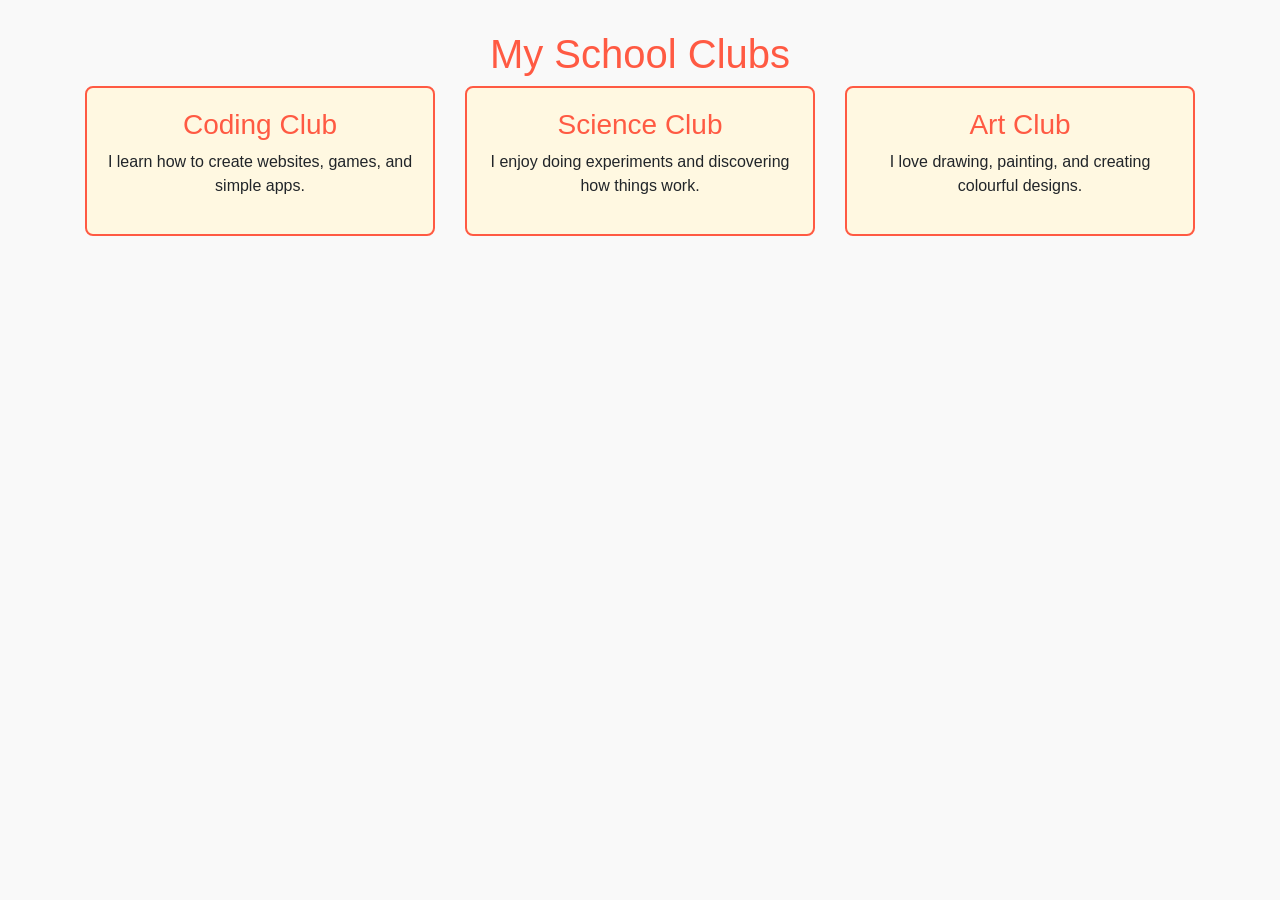
<file: ACP 13/index.html>
<!DOCTYPE html>
<html>

<head>
    <title>School Club Website</title>
    <meta charset="utf-8">
    <meta name="viewport" content="width=device-width, initial-scale=1">
    <!-- Bootstrap CSS link -->
    <link rel="stylesheet" href="https://maxcdn.bootstrapcdn.com/bootstrap/4.3.1/css/bootstrap.min.css">
    <style>
        body {
            background-color: #f9f9f9;
            font-family: Arial, sans-serif;
            padding: 30px 15px;
        }

        h1 {
            text-align: center;
            color: #FF5A43;
        }

        .club-card {
            text-align: center;
            border: 2px solid #FF5A43;
            border-radius: 8px;
            padding: 20px;
            margin-bottom: 20px;
            background-color: #fff8e1;
        }

        .club-card h3 {
            color: #FF5A43;
        }
    </style>
</head>

<body>
    <h1>My School Clubs</h1>

    <!-- Container keeps the layout neat and centred -->
    <div class="container">
        <!-- Row holds all the columns in one horizontal line -->
        <div class="row">
            <!-- col-12: full width on phones
                 col-md-6: half width on tablets
                 col-lg-4: one-third on desktops -->
            <div class="col-12 col-md-6 col-lg-4">
                <div class="club-card">
                    <h3>Coding Club</h3>
                    <p>I learn how to create websites, games, and simple apps.</p>
                </div>
            </div>
            <div class="col-12 col-md-6 col-lg-4">
                <div class="club-card">
                    <h3>Science Club</h3>
                    <p>I enjoy doing experiments and discovering how things work.</p>
                </div>
            </div>
            <div class="col-12 col-md-12 col-lg-4">
                <div class="club-card">
                    <h3>Art Club</h3>
                    <p>I love drawing, painting, and creating colourful designs.</p>
                </div>
            </div>
        </div>
    </div>

    <!-- Bootstrap JS script -->
    <script src="https://maxcdn.bootstrapcdn.com/bootstrap/4.3.1/js/bootstrap.min.js"></script>
</body>

</html>
</file>
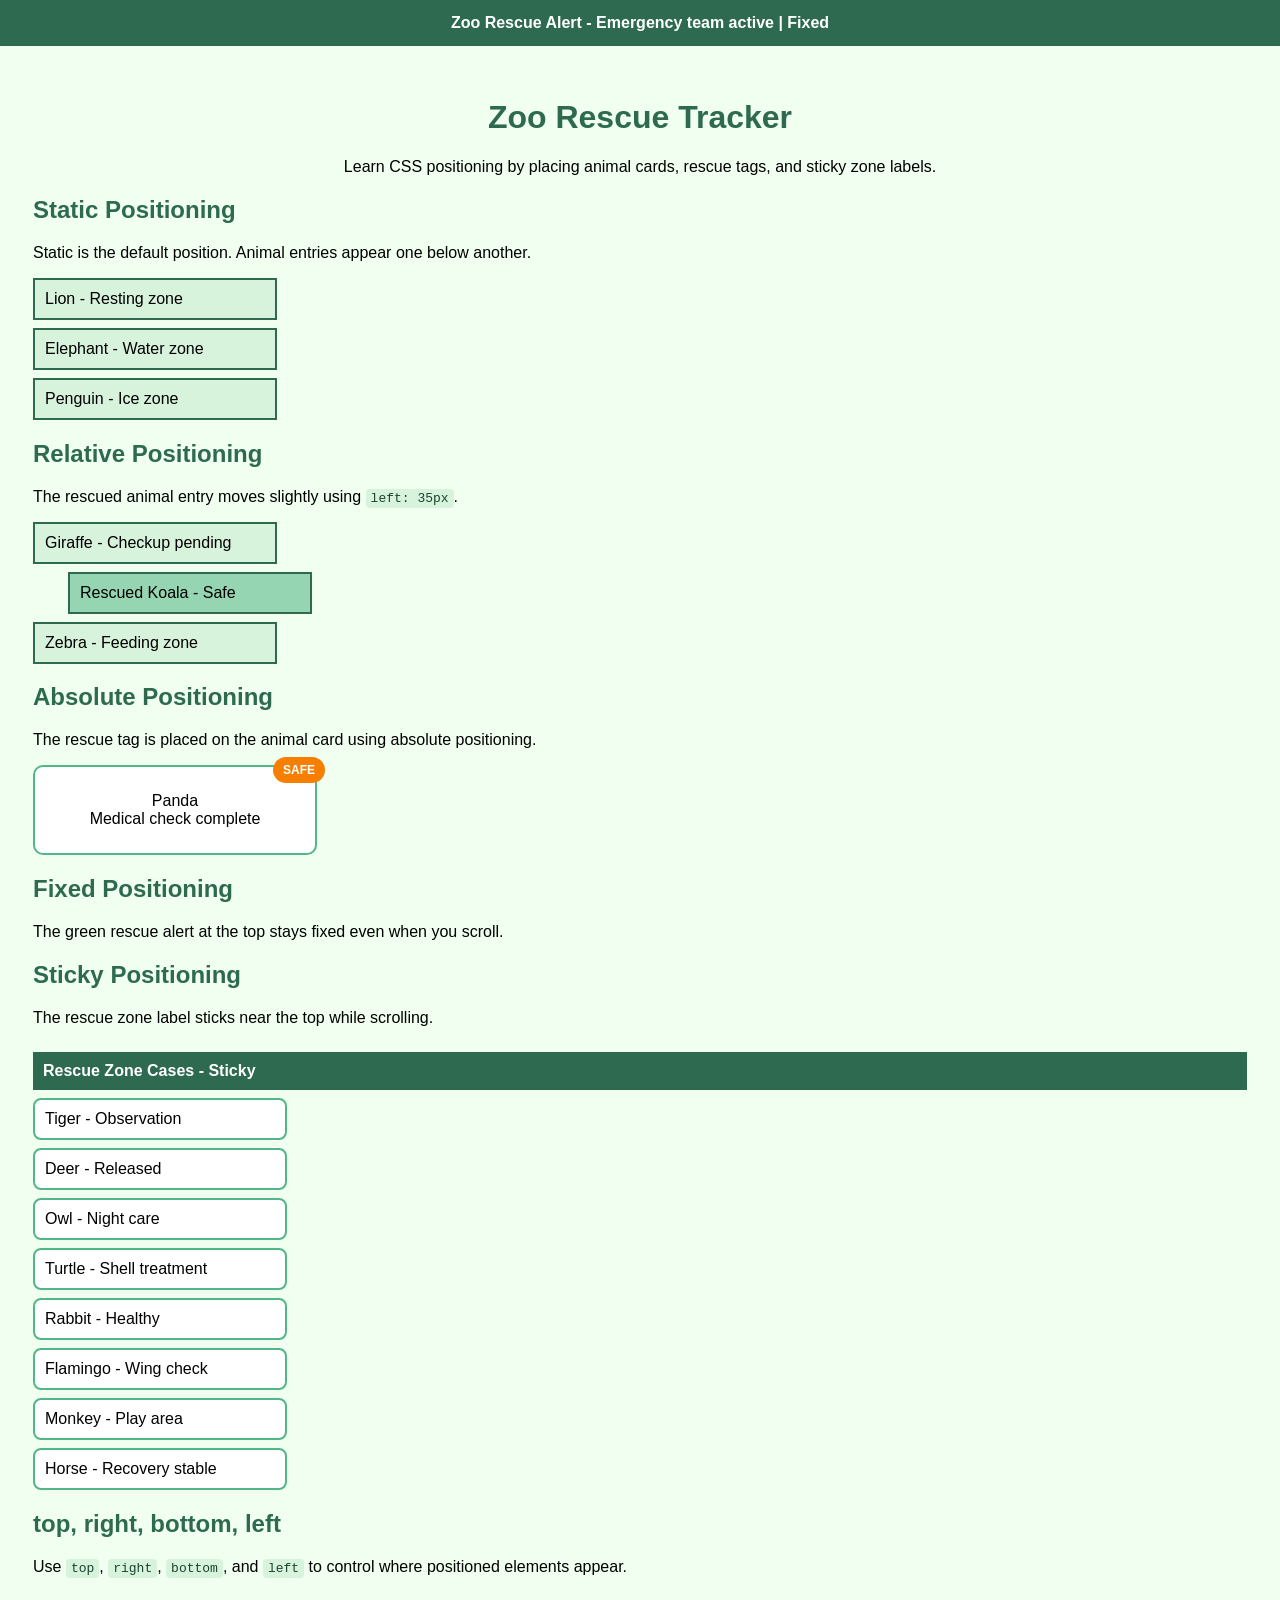
<file: ACP12/zoo_rescue_tracker/index.html>
<!DOCTYPE html>
<html lang="en">

<head>
    <meta charset="UTF-8" />
    <meta name="viewport" content="width=device-width, initial-scale=1.0" />
    <title>Zoo Rescue Tracker</title>
    <style>
        body {
            font-family: Arial, sans-serif;
            background: #f1fff0;
            padding: 25px;
            padding-top: 70px;
            min-height: 1200px;
        }

        h1,
        h2 {
            color: #2d6a4f;
        }

        h1 {
            text-align: center;
        }

        .alert {
            position: fixed;
            top: 0;
            left: 0;
            right: 0;
            background: #2d6a4f;
            color: white;
            padding: 14px;
            text-align: center;
            font-weight: bold;
            z-index: 10;
        }

        .animal {
            background: #d8f3dc;
            border: 2px solid #2d6a4f;
            padding: 10px;
            margin: 8px 0;
            width: 220px;
        }

        .moved {
            position: relative;
            left: 35px;
            background: #95d5b2;
        }

        .card {
            position: relative;
            background: white;
            border: 2px solid #52b788;
            border-radius: 10px;
            padding: 25px;
            width: 230px;
            text-align: center;
        }

        .tag {
            position: absolute;
            top: -10px;
            right: -10px;
            background: #f77f00;
            color: white;
            padding: 6px 10px;
            border-radius: 20px;
            font-size: 12px;
            font-weight: bold;
        }

        .zone {
            position: sticky;
            top: 50px;
            background: #2d6a4f;
            color: white;
            padding: 10px;
            margin-top: 25px;
            font-weight: bold;
        }

        .case {
            background: white;
            border: 2px solid #52b788;
            padding: 10px;
            margin: 8px 0;
            width: 230px;
            border-radius: 8px;
        }

        code {
            background: #d8f3dc;
            color: #1b4332;
            padding: 2px 5px;
            border-radius: 4px;
        }
    </style>
</head>

<body>
    <div class="alert">Zoo Rescue Alert - Emergency team active | Fixed</div>
    <h1>Zoo Rescue Tracker</h1>
    <p style="text-align:center;">Learn CSS positioning by placing animal cards, rescue tags, and sticky zone labels.
    </p>

    <h2>Static Positioning</h2>
    <p>Static is the default position. Animal entries appear one below another.</p>
    <div class="animal">Lion - Resting zone</div>
    <div class="animal">Elephant - Water zone</div>
    <div class="animal">Penguin - Ice zone</div>

    <h2>Relative Positioning</h2>
    <p>The rescued animal entry moves slightly using <code>left: 35px</code>.</p>
    <div class="animal">Giraffe - Checkup pending</div>
    <div class="animal moved">Rescued Koala - Safe</div>
    <div class="animal">Zebra - Feeding zone</div>

    <h2>Absolute Positioning</h2>
    <p>The rescue tag is placed on the animal card using absolute positioning.</p>
    <div class="card">
        Panda<br />
        Medical check complete
        <div class="tag">SAFE</div>
    </div>

    <h2>Fixed Positioning</h2>
    <p>The green rescue alert at the top stays fixed even when you scroll.</p>

    <h2>Sticky Positioning</h2>
    <p>The rescue zone label sticks near the top while scrolling.</p>
    <div class="zone">Rescue Zone Cases - Sticky</div>
    <div class="case">Tiger - Observation</div>
    <div class="case">Deer - Released</div>
    <div class="case">Owl - Night care</div>
    <div class="case">Turtle - Shell treatment</div>
    <div class="case">Rabbit - Healthy</div>
    <div class="case">Flamingo - Wing check</div>
    <div class="case">Monkey - Play area</div>
    <div class="case">Horse - Recovery stable</div>

    <h2>top, right, bottom, left</h2>
    <p>Use <code>top</code>, <code>right</code>, <code>bottom</code>, and <code>left</code> to control where positioned
        elements appear.</p>
</body>

</html>
</file>
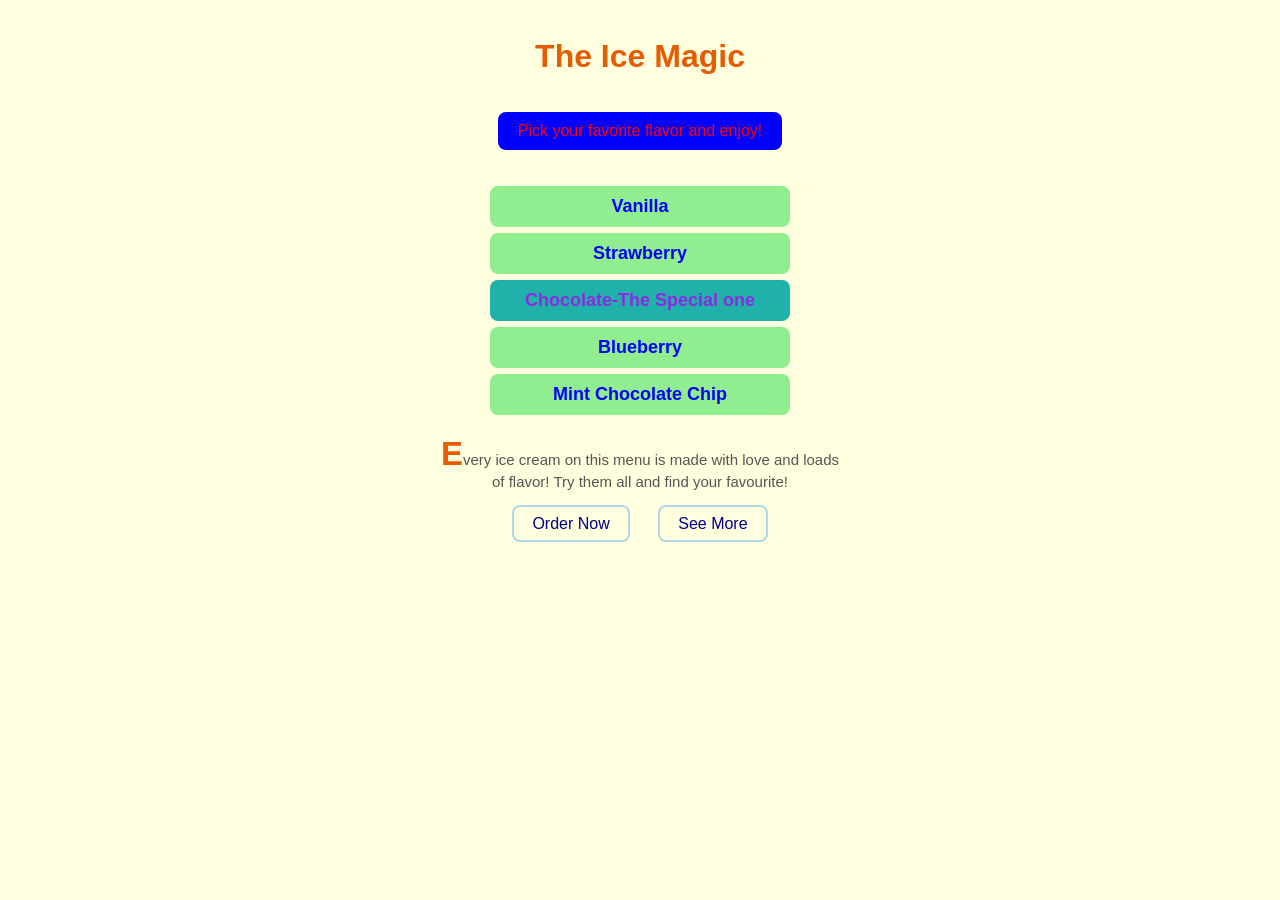
<file: ACP  10 Selectors/My Ice Cream Shop Menu .html>
<html>

<head>
    <title>My Ice Cream Shop</title>
    <style>
        body {
            font-family: Arial;
            background-color: lightyellow;
            padding: 30px;
            text-align: center;
        }

        h1 {
            color: #e65c00;
        }

        /* Sibling Selector - styles the paragraph right after the h1 */
        h1+p {
            background-color: Blue;
            padding: 10px 20px;
            border-radius: 8px;
            color: red;
            display: inline-block;

        }

        ul {
            padding: 0;
            margin-top: 20px;
        }

        /* Child Selector - styles only direct li children of ul */
        ul>li {
            list-style: none;
            font-size: 18px;
            font-weight: bold;
            color: blue;
            padding: 10px 20px;
            margin: 6px auto;
            width: 260px;
            background-color: lightgreen;
            border-radius: 8px;
        }

        /* nth child - highlights the 3rd item as Chef`s Special */
        ul>li:nth-child(3) {
            background-color: lightseagreen;
            color: blueviolet;
        }

        .desc {
            color: #555;
            margin-top: 20px;
            font-size: 15px;
            max-width: 400px;
            margin-left: auto;
            margin-right: auto;
        }

        /* first-letter - makes the first letter big and bold */
        .desc::first-letter {
            font-size: 220%;
            color: #e65c00;
            font-weight: bold;
        }

        .links {
            margin-top: 25px
        }

        /* Hover Effect - links glow when mousw  moves over them */
        a {
            color: darkblue;
            text-decoration: none;
            font: size 15px;
            margin: 0 12px;
            padding: 8px 18px;
            border: 2px solid LightBlue;
            border-radius: 8px;

        }

        a:hover {
            background-color: orange;
            color: white;

        }
    </style>

</head>


<body>
    <h1>The Ice Magic</h1>
    <p>Pick your favorite flavor and enjoy!</p>

    <ul>
        <li>Vanilla</li>
        <li>Strawberry </li>
        <li>Chocolate-The Special one</li>
        <li>Blueberry</li>
        <li>Mint Chocolate Chip</li>
    </ul>

    <p class="desc">Every ice cream on this menu is made with love and loads of flavor! Try them all and find your favourite!</p>

    <div class="links">
        <a href="#">Order Now</a>
        <a href="#">See More</a>
    </div>
</body>

</html>
</file>
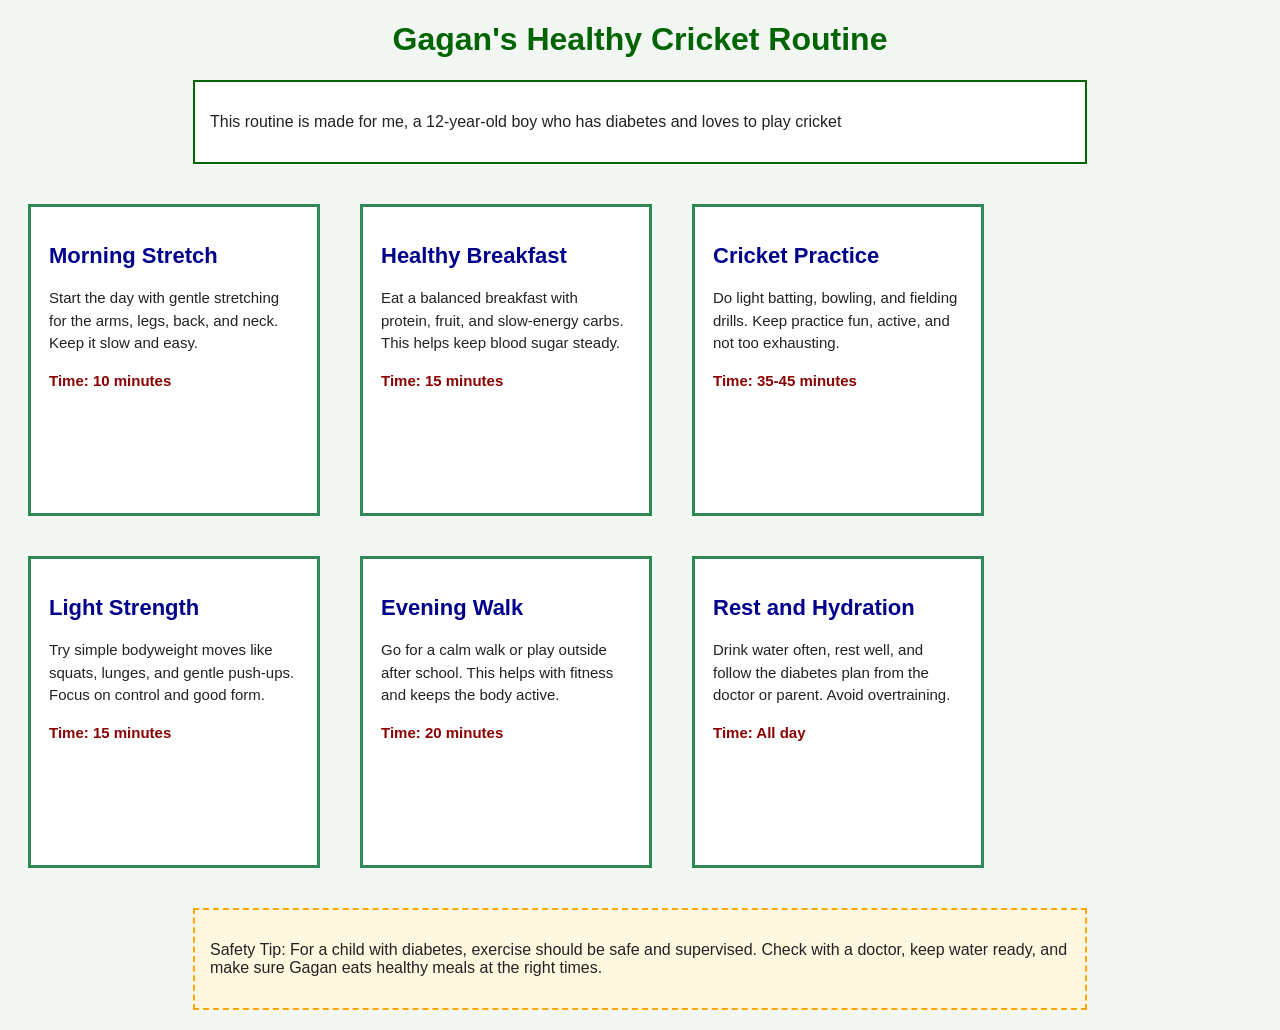
<file: ACP11 BOX model/Activity.html>
<!DOCTYPE html>
<html>

<head>
    <title>Gagan's Healthy Cricket Routine</title>

    <style>
        body {
            font-family: Arial, sans-serif;
            background-color: #f2f7f4;
            color: #222222;
        }

        h1 {
            text-align: center;
            color: darkgreen;
        }

        .intro {
            width: 860px;
            margin: 20px auto;
            padding: 15px;
            border: 2px solid darkgreen;
            background-color: #ffffff;
        }

        .routine-card {
            width: 250px;
            height: 270px;
            float: left;
            margin: 20px;
            padding: 18px;
            border: 3px solid seagreen;
            background-color: #ffffff;
        }

        .routine-card h2 {
            color: darkblue;
            font-size: 22px;
        }

        .routine-card p {
            font-size: 15px;
            line-height: 1.5;
        }

        .time {
            color: darkred;
            font-weight: bold;
        }

        .clear-section {
            clear: both;
        }

        .note {
            width: 860px;
            margin: 20px auto;
            padding: 15px;
            border: 2px dashed orange;
            background-color: #fff8e1;
        }
    </style>
</head>

<body>

    <h1>Gagan's Healthy Cricket Routine</h1>

    <div class="intro">
        <p>
            This routine is made for me, a 12-year-old boy who has diabetes and loves to play cricket
        </p>
    </div>

    <div class="routine-card">
        <h2>Morning Stretch</h2>
        <p>
            Start the day with gentle stretching for the arms, legs, back, and neck. Keep it slow and easy.
        </p>
        <p class="time">Time: 10 minutes</p>
    </div>

    <div class="routine-card">
        <h2>Healthy Breakfast</h2>
        <p>
            Eat a balanced breakfast with protein, fruit, and slow-energy carbs. This helps keep blood sugar steady.
        </p>
        <p class="time">Time: 15 minutes</p>
    </div>

    <div class="routine-card">
        <h2>Cricket Practice</h2>
        <p>
            Do light batting, bowling, and fielding drills. Keep practice fun, active, and not too exhausting.
        </p>
        <p class="time">Time: 35-45 minutes</p>
    </div>

    <div class="clear-section"></div>

    <div class="routine-card">
        <h2>Light Strength</h2>
        <p>
            Try simple bodyweight moves like squats, lunges, and gentle push-ups. Focus on control and good form.
        </p>
        <p class="time">Time: 15 minutes</p>
    </div>

    <div class="routine-card">
        <h2>Evening Walk</h2>
        <p>
            Go for a calm walk or play outside after school. This helps with fitness and keeps the body active.
        </p>
        <p class="time">Time: 20 minutes</p>
    </div>

    <div class="routine-card">
        <h2>Rest and Hydration</h2>
        <p>
            Drink water often, rest well, and follow the diabetes plan from the doctor or parent. Avoid overtraining.
        </p>
        <p class="time">Time: All day</p>
    </div>

    <div class="clear-section"></div>

    <div class="note">
        <p>
            Safety Tip: For a child with diabetes, exercise should be safe and supervised. Check with a doctor,
            keep water ready, and make sure Gagan eats healthy meals at the right times.
        </p>
    </div>

</body>

</html>
</file>
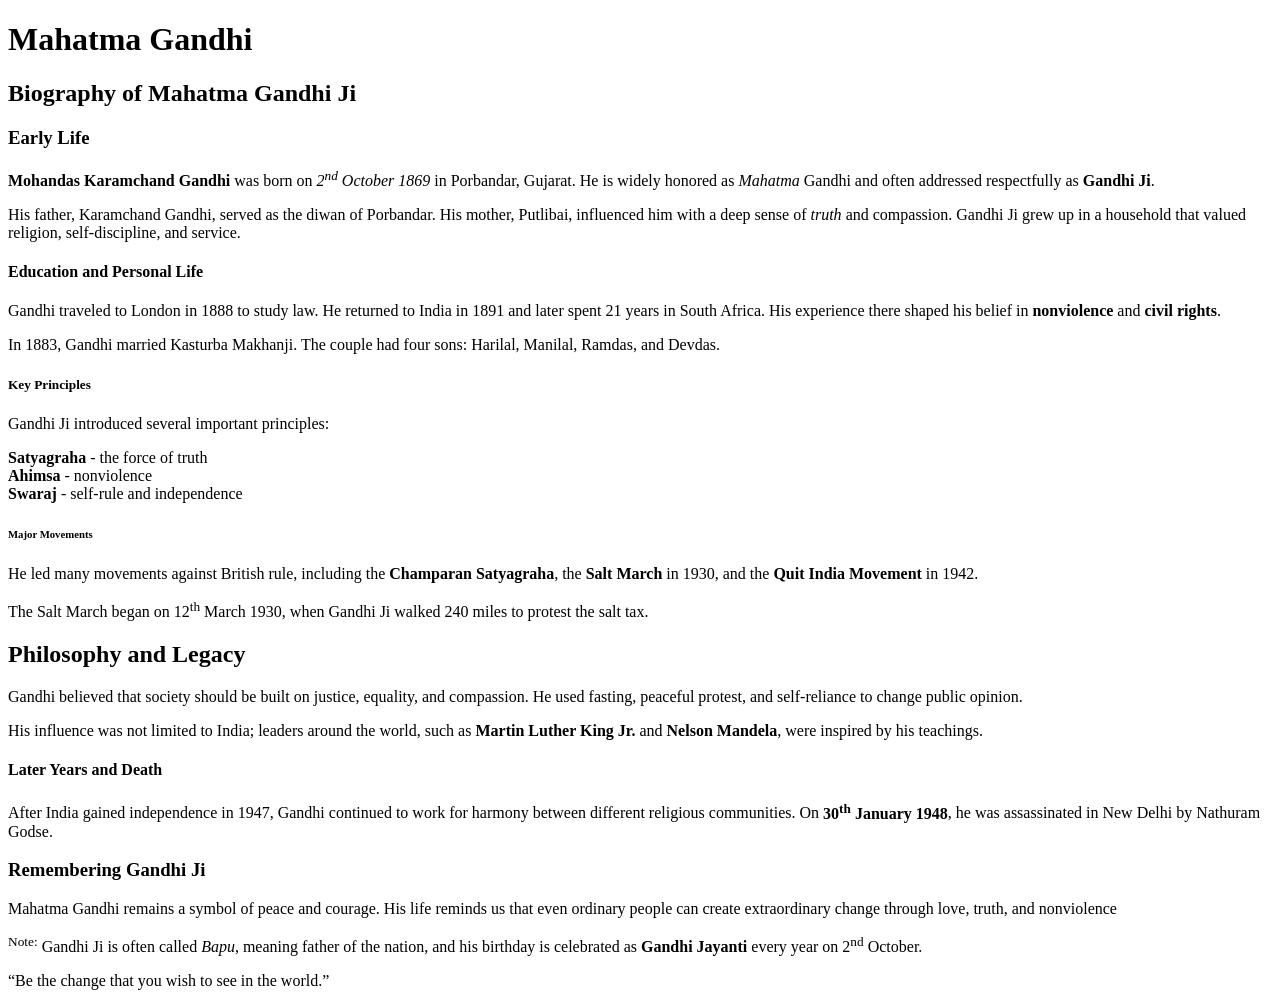
<file: ACP2/ACP2.html>
<!DOCTYPE html>
<html lang="en">

<head>
    <meta charset="UTF-8">
    <meta name="viewport" content="width=device-width, initial-scale=1.0">
    <title>Mahatma Gandhi Biography</title>
</head>

<body>
    <h1>Mahatma Gandhi</h1>
    <h2>Biography of Mahatma Gandhi Ji</h2>

    <h3>Early Life</h3>
    <p>
        <b>Mohandas Karamchand Gandhi</b> was born on <em>2<sup>nd</sup> October 1869</em> in Porbandar, Gujarat.
        He is widely honored as <i>Mahatma</i> Gandhi and often addressed respectfully as <b>Gandhi Ji</b>.
    </p>
    <p>
        His father, Karamchand Gandhi, served as the diwan of Porbandar. His mother, Putlibai, influenced him with a
        deep sense of
        <em>truth</em> and compassion. Gandhi Ji grew up in a household that valued religion, self-discipline, and
        service.
    </p>

    <h4>Education and Personal Life</h4>
    <p>
        Gandhi traveled to London in 1888 to study law. He returned to India in 1891 and later spent 21 years in South
        Africa.
        His experience there shaped his belief in <b>nonviolence</b> and <b>civil rights</b>.
    </p>
    <p>
        In 1883, Gandhi married Kasturba Makhanji. The couple had four sons: Harilal, Manilal, Ramdas, and Devdas.
    </p>

    <h5>Key Principles</h5>
    <p>
        Gandhi Ji introduced several important principles:
    </p>
    <p>
        <b>Satyagraha</b> - the force of truth<br>
        <b>Ahimsa</b> - nonviolence<br>
        <b>Swaraj</b> - self-rule and independence
    </p>

    <h6>Major Movements</h6>
    <p>
        He led many movements against British rule, including the <b>Champaran Satyagraha</b>, the
        <b>Salt March</b> in 1930, and the <b>Quit India Movement</b> in 1942.
    </p>
    <p>
        The Salt March began on 12<sup>th</sup> March 1930, when Gandhi Ji walked 240 miles to protest the salt tax.
    </p>

    <h2>Philosophy and Legacy</h2>
    <p>
        Gandhi believed that society should be built on justice, equality, and compassion. He used fasting, peaceful
        protest, and
        self-reliance to change public opinion.
    </p>
    <p>
        His influence was not limited to India; leaders around the world, such as <b>Martin Luther King Jr.</b> and
        <b>Nelson Mandela</b>, were inspired by his teachings.
    </p>

    <h4>Later Years and Death</h4>
    <p>
        After India gained independence in 1947, Gandhi continued to work for harmony between different religious
        communities.
        On <b>30<sup>th</sup> January 1948</b>, he was assassinated in New Delhi by Nathuram Godse.
    </p>

    <h3>Remembering Gandhi Ji</h3>
    <p>
        Mahatma Gandhi remains a symbol of peace and courage. His life reminds us that even ordinary people can create
        extraordinary change through love, truth, and nonviolence
    </p>

    <p>
        <sup>Note:</sup> Gandhi Ji is often called <em>Bapu</em>, meaning father of the nation, and his birthday is
        celebrated as
        <b>Gandhi Jayanti</b> every year on 2<sup>nd</sup> October.
    </p>
    <q>Be the change that you wish to see in the world.</q>
    </p>
</body>

</html>
</file>
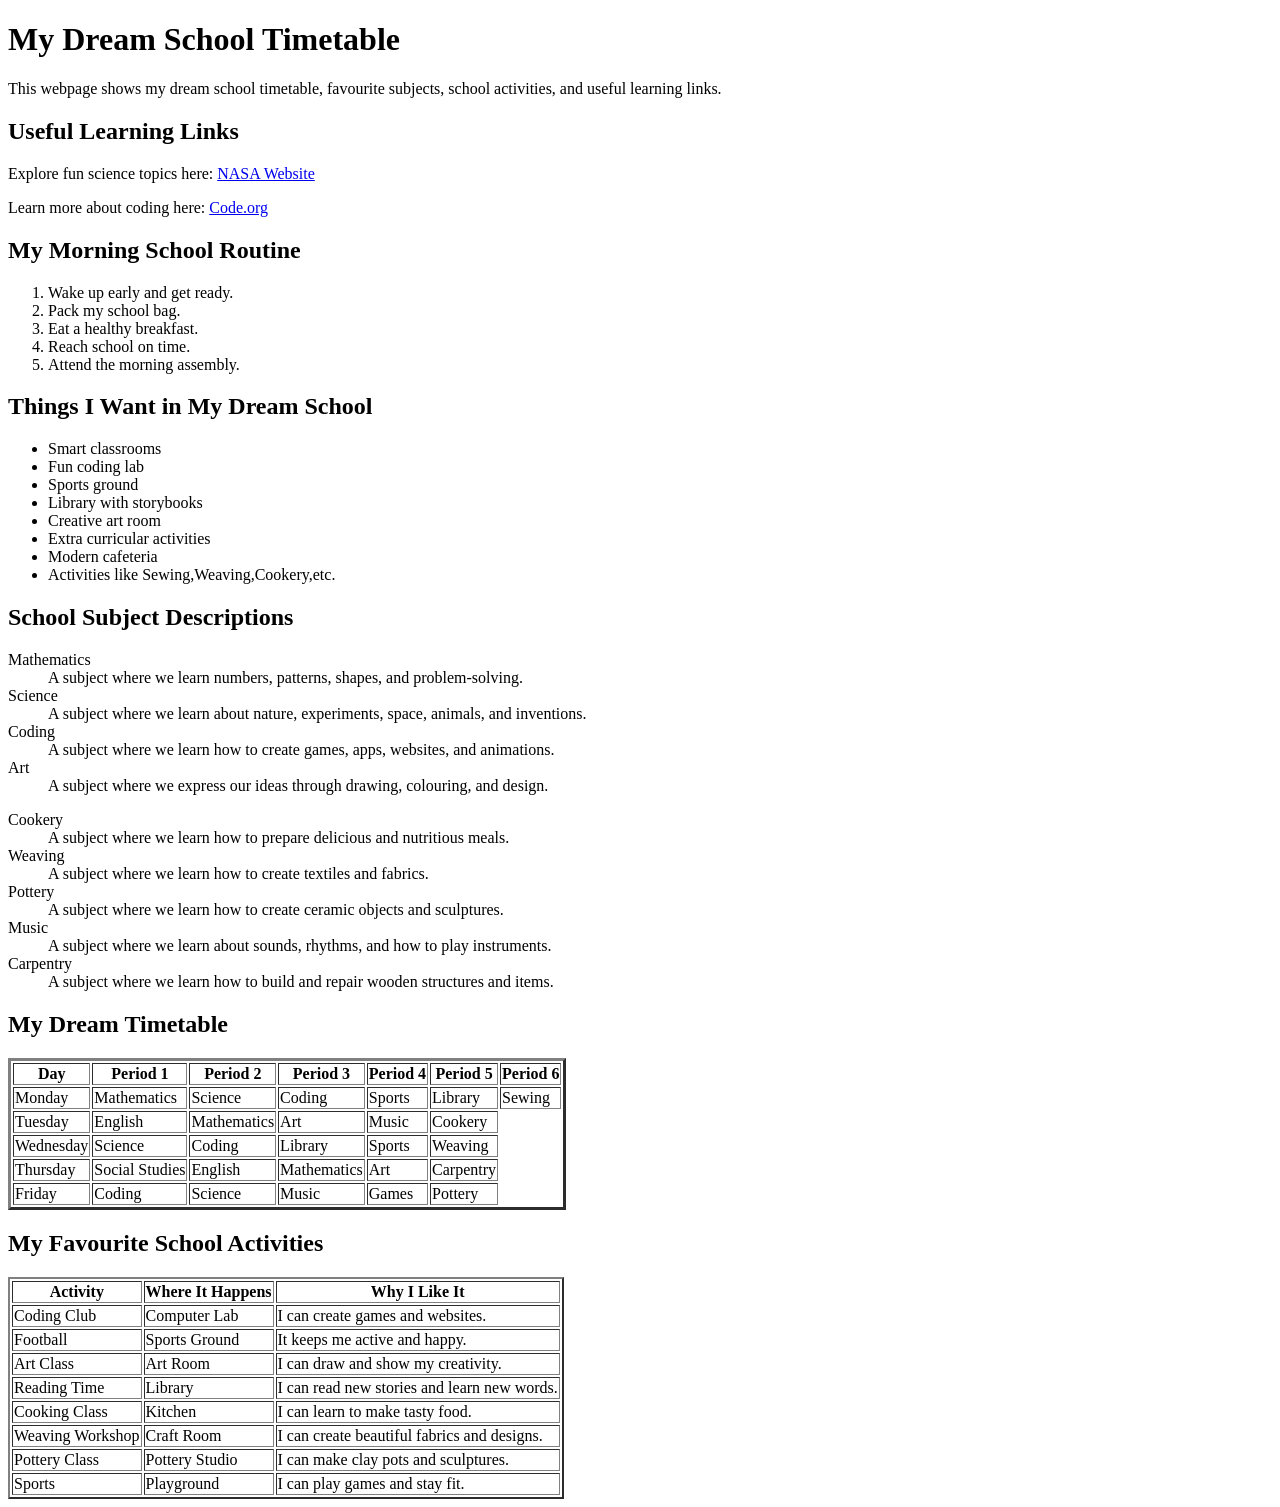
<file: ACP3/acp3.html>
<!DOCTYPE html>
<html>
<head>
  <meta charset="utf-8">
  <meta name="viewport" content="width=device-width">
  <title>My Dream School Timetable</title>
</head>
<body>
 
  <h1>My Dream School Timetable</h1>
 
  <p>
    This webpage shows my dream school timetable, favourite subjects, school activities,
    and useful learning links.
  </p>
 
  <h2>Useful Learning Links</h2>
 
  <p>
    Explore fun science topics here:
    <a href="https://www.nasa.gov/" target="_blank">NASA Website</a>
  </p>
 
  <p>
    Learn more about coding here:
    <a href="https://code.org/" target="_blank">Code.org</a>
  </p>
 
  <h2>My Morning School Routine</h2>
 
  <ol>
    <li>Wake up early and get ready.</li>
    <li>Pack my school bag.</li>
    <li>Eat a healthy breakfast.</li>
    <li>Reach school on time.</li>
    <li>Attend the morning assembly.</li>
  </ol>
 
  <h2>Things I Want in My Dream School</h2>
 
  <ul>
    <li>Smart classrooms</li>
    <li>Fun coding lab</li>
    <li>Sports ground</li>
    <li>Library with storybooks</li>
    <li>Creative art room</li>
    <li>Extra curricular activities</li>
    <li>Modern cafeteria</li>
     <li>Activities like Sewing,Weaving,Cookery,etc.</li>
  </ul>
 
  <h2>School Subject Descriptions</h2>
 
  <dl>
    <dt>Mathematics</dt>
    <dd>A subject where we learn numbers, patterns, shapes, and problem-solving.</dd>
 
    <dt>Science</dt>
    <dd>A subject where we learn about nature, experiments, space, animals, and inventions.</dd>
 
    <dt>Coding</dt>
    <dd>A subject where we learn how to create games, apps, websites, and animations.</dd>
 
    <dt>Art</dt>
    <dd>A subject where we express our ideas through drawing, colouring, and design.</dd>
  </dl>
  <dt>Cookery</dt>
  <dd>A subject where we learn how to prepare delicious and nutritious meals.</dd>
   
  <dt>Weaving</dt>
  <dd>A subject where we learn how to create textiles and fabrics.</dd>
   
  <dt>Pottery</dt>
  <dd>A subject where we learn how to create ceramic objects and sculptures.</dd>
   <dt>Music</dt>
   <dd>A subject where we learn about sounds, rhythms, and how to play instruments.</dd>

   <dt>Carpentry</dt>
   <dd>A subject where we learn how to build and repair wooden structures and items.</dd>

  <h2>My Dream Timetable</h2>
 
  <table border="3">
    <tr>
      <th>Day</th>
      <th>Period 1</th>
      <th>Period 2</th>
      <th>Period 3</th>
      <th>Period 4</th>
      <th>Period 5</th>
      <th>Period 6</th>
      
    </tr>
 
    <tr>
      <td>Monday</td>
      <td>Mathematics</td>
      <td>Science</td>
      <td>Coding</td>
      <td>Sports</td>
      <td>Library</td>
      <td>Sewing</td>
    </tr>
 
    <tr>
      <td>Tuesday</td>
      <td>English</td>
      <td>Mathematics</td>
      <td>Art</td>
      <td>Music</td>
        <td>Cookery</td>

    </tr>
 
    <tr>
      <td>Wednesday</td>
      <td>Science</td>
      <td>Coding</td>
      <td>Library</td>
      <td>Sports</td>
      <td>Weaving</td>
    </tr>
 
    <tr>
      <td>Thursday</td>
      <td>Social Studies</td>
      <td>English</td>
      <td>Mathematics</td>
      <td>Art</td>
      <td>Carpentry</td>
    </tr>
 
    <tr>
      <td>Friday</td>
      <td>Coding</td>
      <td>Science</td>
      <td>Music</td>
      <td>Games</td>
      <td>Pottery</td>
    </tr>
  </table>
 
  <h2>My Favourite School Activities</h2>
 
  <table border="2">
    <tr>
      <th>Activity</th>
      <th>Where It Happens</th>
      <th>Why I Like It</th>
    </tr>
 
    <tr>
      <td>Coding Club</td>
      <td>Computer Lab</td>
      <td>I can create games and websites.</td>
    </tr>
 
    <tr>
      <td>Football</td>
      <td>Sports Ground</td>
      <td>It keeps me active and happy.</td>
    </tr>
 
    <tr>
      <td>Art Class</td>
      <td>Art Room</td>
      <td>I can draw and show my creativity.</td>
    </tr>
 
    <tr>
      <td>Reading Time</td>
      <td>Library</td>
      <td>I can read new stories and learn new words.</td>
    </tr>

    <tr>
      <td>Cooking Class</td>
      <td>Kitchen</td>
      <td>I can learn to make tasty food.</td>
    </tr>

    <tr>
        <td>Weaving Workshop</td>
        <td>Craft Room</td>
        <td>I can create beautiful fabrics and designs.</td>
    </tr>

    <tr>
        <td>Pottery Class</td>
        <td>Pottery Studio</td>
        <td>I can make clay pots and sculptures.</td>

     </tr>
     <tr>
     <td>Sports</td>
        <td>Playground</td>
            <td>I can play games and stay fit.</td>
     </tr>

  </table>
 
</body>
</html>
</file>
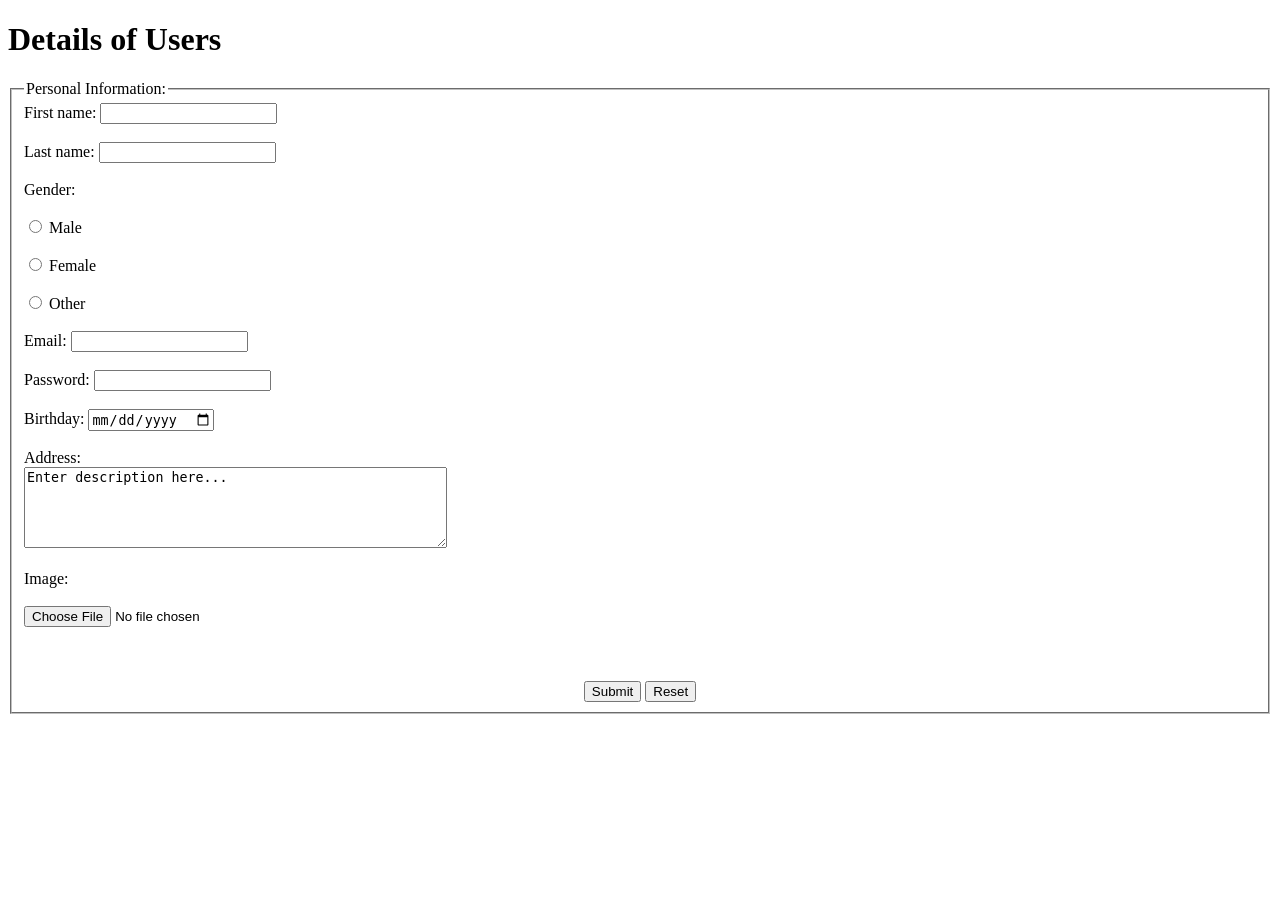
<file: ACP6/Activity 1.html>
<!DOCTYPE html>

<html>

<body>

    <h1>Details of Users</h1>

    <form>
        <fieldset>
            <legend>Personal Information:</legend>
            <label>First name:</label>
            <input type="text" id="fname" name="fname"><br><br>
            <label>Last name:</label>
            <input type="text" id="lname" name="lname"><br><br>
            <label>Gender:</label><br><br>
            <input type="radio" name="subject" value="Male"> Male<br><br>
            <input type="radio" name="subject" value="Female"> Female<br><br>
            <input type="radio" name="subject" value="Other"> Other<br><br>
            <label for="email">Email:</label>
            <input type="email" id="email" name="email"><br><br>
            <label for="email">Password:</label>
            <input type="password" name="password"><br><br>
            <label for="birthday">Birthday:</label>
            <input type="date" id="birthday" name="birthday"><br><br>
            <label for="email">Address:</label><br />
            <textarea rows="5" cols="50" name="description">Enter description here...</textarea><br><br>
            <label for="email">Image:</label><br><br>
            <input type="file" name="fileupload" accept="image/*" /><br><br><br><br>
            <center>
                <input type="submit" name="submit" value="Submit" />
                <input type="reset" name="reset" value="Reset" />
            </center>
        </fieldset>
    </form>

</body>

</html>
</file>
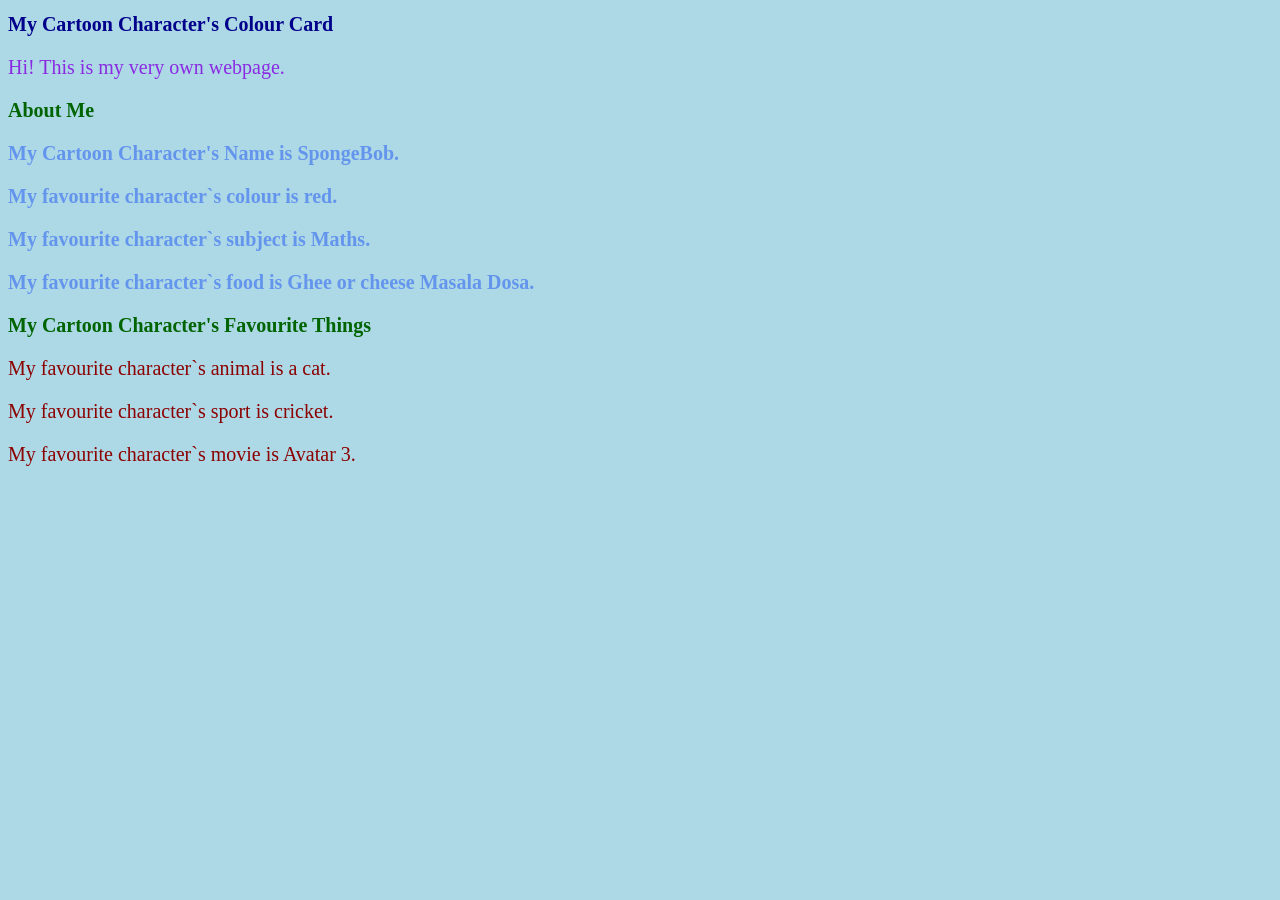
<file: ACP7 From CSS/Activity 1.html>
<!DOCTYPE html>
<html lang="en">

<head>
    <title>My Cartoon Character Colour Card</title>

    <style>
        /* Universal Selector - applies to everything on the page */
        * {
            font-size: 20px;
        }

        /*Element Selector */
        body {
            background-color: lightblue;
        }

        h1 {
            color: darkblue;
        }

        h2 {
            color: darkgreen;
        }

        p {
            color: darkred;
        }

        /*Class Selector*/
        .my-detail {
            color: cornflowerblue;
            font-weight: bold;
        }

        /*ID Selector*/
        #my-detail {
            background-color: rgb(25, 184, 11)
        }
    </style>
</head>

<body>
    <h1>My Cartoon Character's Colour Card</h1>

    <!--Inline CSS : Add style="color____;"inside this p tag-->
    <p style="color:blueviolet;">Hi! This is my very own webpage.</p>

    <div id="my-card">
        <h2>About Me</h2>
        <p class="my-detail">My Cartoon Character's Name is SpongeBob.</p>
        <p class="my-detail">My favourite character`s colour is red.</p>
        <p class="my-detail">My favourite character`s subject is Maths.</p>
        <p class="my-detail">My favourite character`s food is Ghee or cheese Masala Dosa.</p>
    </div>

    <h2>My Cartoon Character's Favourite Things</h2>
    <p>My favourite character`s animal is a cat.</p>
    <p>My favourite character`s sport is cricket.</p>
    <p>My favourite character`s movie is Avatar 3.</p>
</body>

</html>
</file>
